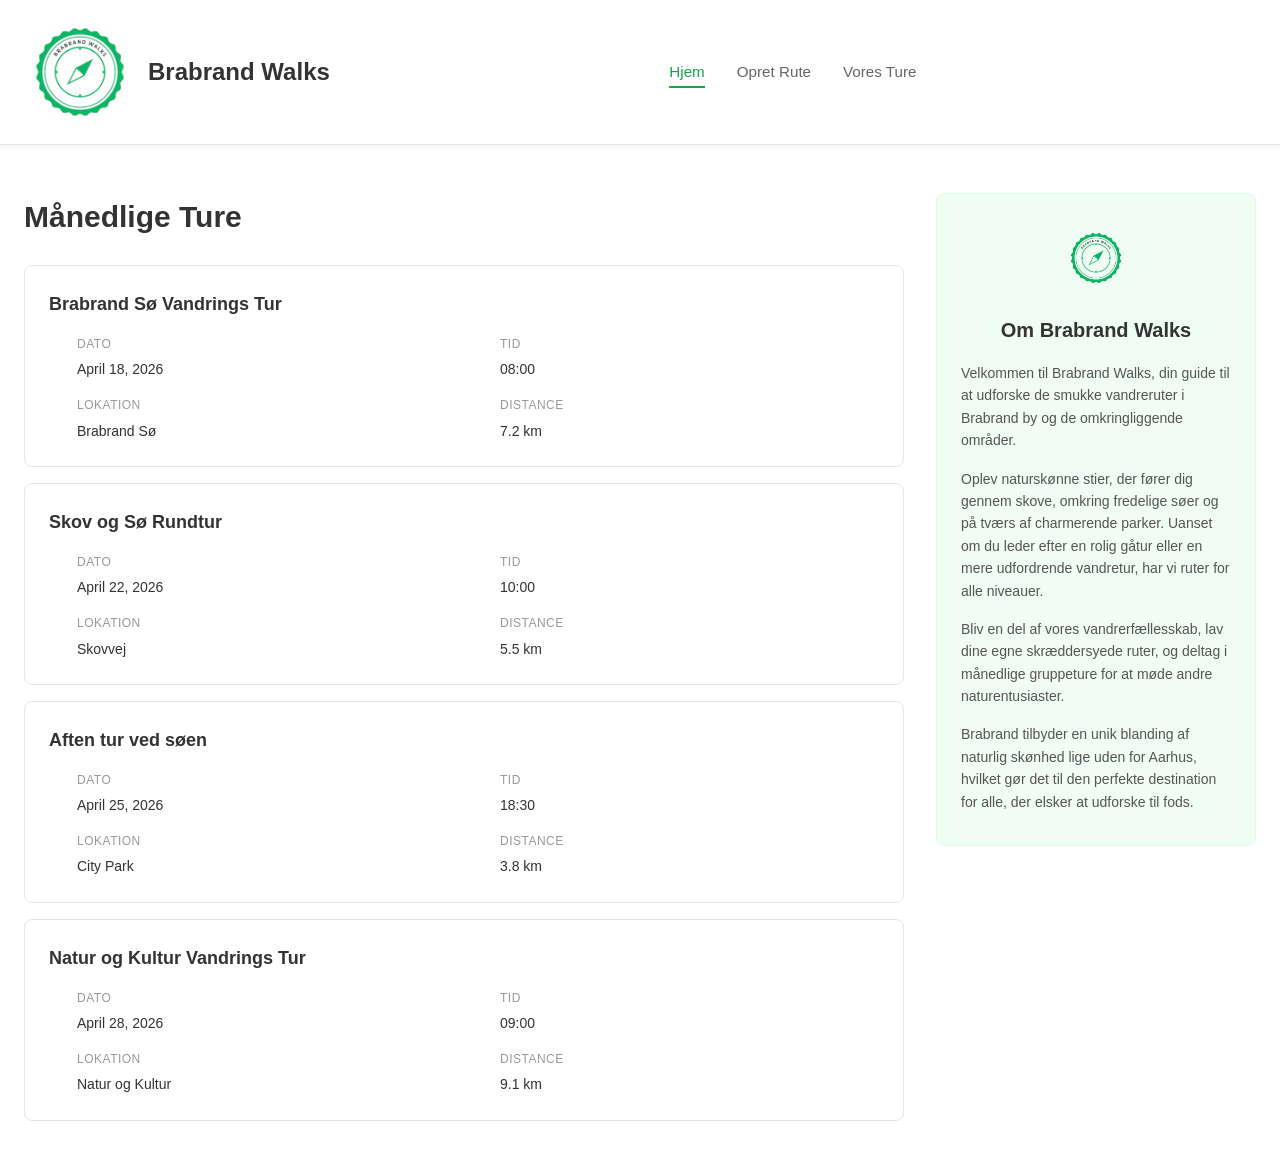
<file: index.html>
<!DOCTYPE html>
<html lang="en">
<head>
    <meta charset="UTF-8">
    <meta name="viewport" content="width=device-width, initial-scale=1.0">
    <title>Brabrand Walks - Home</title>
    <link rel="stylesheet" href="styles.css">
</head>
<body>
    <!-- Header -->
    <header class="header">
        <div class="header-container">
           <a href="index.html" class="logo">
                <img src="logo.png" alt="Brabrand Walks Logo" class="logo-img">
                <h1>Brabrand Walks</h1>
            </a>
            <nav class="navigation">
                <ul class="nav-list">
                    <li><a href="index.html" class="nav-link active">Hjem</a></li>
                    <li><a href="create-route.html" class="nav-link">Opret Rute</a></li>
                    <li><a href="popular-walks.html" class="nav-link">Vores Ture</a></li>
                </ul>
            </nav>
            <button class="mobile-menu-btn" id="mobileMenuBtn">
                <span></span>
                <span></span>
                <span></span>
            </button>
        </div>
    </header>

    <!-- Main Content -->
    <main class="main-content">
        <div class="container">
            <div class="content-wrapper">
                <!-- Monthly Walks Section -->
                <section class="monthly-walks-section">
                    <h2 class="section-title">Månedlige Ture</h2>
                    <div class="walks-list" id="walksList">
                        <!-- Walks will be inserted by JavaScript -->
                    </div>
                </section>
            </div>

            <!-- About Section -->
            <aside class="about-section">
                <div class="about-card">
                    <div class="about-icon">
                        <img src="logo.png" alt="Brabrand Walks Logo" class="about-logo-img">
                    </div>
                    <h3>Om Brabrand Walks</h3>
                    <p>Velkommen til Brabrand Walks, din guide til at udforske de smukke vandreruter i Brabrand by og de omkringliggende områder.</p>
                    <p>Oplev naturskønne stier, der fører dig gennem skove, omkring fredelige søer og på tværs af charmerende parker. Uanset om du leder efter en rolig gåtur eller en mere udfordrende vandretur, har vi ruter for alle niveauer.</p>
                    <p>Bliv en del af vores vandrerfællesskab, lav dine egne skræddersyede ruter, og deltag i månedlige gruppeture for at møde andre naturentusiaster.</p>
                    <p>Brabrand tilbyder en unik blanding af naturlig skønhed lige uden for Aarhus, hvilket gør det til den perfekte destination for alle, der elsker at udforske til fods.</p>
                </div>
            </aside>
        </div>
    </main>
    <script src="script.js"></script>
</body>
</html>
</file>
<file: styles.css>
* {
    margin: 0;
    padding: 0;
    box-sizing: border-box;
}

html {
    scroll-behavior: smooth;
    font-size: 16px;
}

body {
    font-family: -apple-system, BlinkMacSystemFont, 'Segoe UI', 'Roboto', 'Oxygen', 'Ubuntu', 'Cantarell', sans-serif;
    line-height: 1.6;
    color: #333;
    background-color: #ffffff;
    min-height: 100vh;
    display: flex;
    flex-direction: column;
}

main {
    flex: 1;
}

/* ===========================
   HEADER & NAVIGATION
   =========================== */

.header {
    border-bottom: 1px solid #e5e5e5;
    position: sticky;
    top: 0;
    background-color: #ffffff;
    z-index: 1000;
    box-shadow: 0 2px 4px rgba(0, 0, 0, 0.05);
}

.header-container {
    max-width: 1280px;
    margin: 0 auto;
    padding: 1rem 1.5rem;
    display: flex;
    align-items: center;
    justify-content: space-between;
}

.logo {
    display: flex;
    align-items: center;
    gap: 0.75rem;
    text-decoration: none;
    color: #333;
    font-weight: 600;
    font-size: 1.5rem;
    flex-shrink: 0;
}

.logo-img {
    width: 7rem;
    height: 7rem;
    object-fit: contain;
    flex-shrink: 0;
}

.logo h1 {
    font-size: 1.5rem;
    color: #333;
    margin: 0;
    white-space: nowrap;
    flex-shrink: 0;
}

.navigation {
    flex: 1;
    display: flex;
    justify-content: center;
}

.nav-list {
    list-style: none;
    display: flex;
    gap: 2rem;
}

.nav-link {
    text-decoration: none;
    color: #666;
    font-weight: 500;
    font-size: 0.95rem;
    transition: color 0.3s ease;
    position: relative;
    padding-bottom: 0.5rem;
}

.nav-link:hover,
.nav-link.active {
    color: #16a34a;
}

.nav-link.active::after {
    content: '';
    position: absolute;
    bottom: 0;
    left: 0;
    right: 0;
    height: 2px;
    background-color: #16a34a;
}

.mobile-menu-btn {
    display: none;
    flex-direction: column;
    gap: 0.35rem;
    background: none;
    border: none;
    cursor: pointer;
    padding: 0.5rem;
}

.mobile-menu-btn span {
    width: 1.5rem;
    height: 2px;
    background-color: #333;
    border-radius: 2px;
    transition: all 0.3s ease;
}

.mobile-menu-btn.active span:nth-child(1) {
    transform: rotate(45deg) translateY(10px);
}

.mobile-menu-btn.active span:nth-child(2) {
    opacity: 0;
}

.mobile-menu-btn.active span:nth-child(3) {
    transform: rotate(-45deg) translateY(-10px);
}

/* ===========================
   MAIN CONTENT
   =========================== */

.main-content {
    max-width: 1280px;
    margin: 0 auto;
    width: 100%;
    padding: 3rem 1.5rem;
}

.container {
    display: grid;
    grid-template-columns: 1fr 320px;
    gap: 2rem;
}

.section-title {
    font-size: 1.875rem;
    font-weight: 600;
    margin-bottom: 1.5rem;
    color: #333;
}

/* ===========================
   MONTHLY WALKS SECTION
   =========================== */

.monthly-walks-section {
    grid-column: 1;
}

.walks-list {
    display: flex;
    flex-direction: column;
    gap: 1rem;
}

.walk-card {
    background-color: #ffffff;
    border: 1px solid #e5e5e5;
    border-radius: 0.5rem;
    padding: 1.5rem;
    transition: all 0.3s ease;
    cursor: pointer;
}

.walk-card:hover {
    box-shadow: 0 4px 12px rgba(0, 0, 0, 0.1);
    border-color: #d4d4d4;
    transform: translateY(-2px);
}

.walk-card-header {
    display: flex;
    align-items: flex-start;
    justify-content: space-between;
    margin-bottom: 1rem;
    gap: 1rem;
    flex-wrap: wrap;
}

.walk-card-title {
    font-size: 1.125rem;
    font-weight: 600;
    color: #333;
    margin: 0;
}

.difficulty-badge {
    padding: 0.375rem 0.75rem;
    border-radius: 0.375rem;
    font-size: 0.75rem;
    font-weight: 600;
    white-space: nowrap;
    text-transform: uppercase;
    letter-spacing: 0.5px;
    flex-shrink: 0;
}

.difficulty-easy {
    background-color: #dcfce7;
    color: #166534;
}

.difficulty-moderate {
    background-color: #fef3c7;
    color: #92400e;
}

.difficulty-challenging {
    background-color: #fee2e2;
    color: #991b1b;
}

.walk-card-details {
    display: grid;
    grid-template-columns: 1fr 1fr;
    gap: 1rem;
    font-size: 0.875rem;
    color: #666;
}

.walk-detail {
    display: flex;
    align-items: center;
    gap: 0.5rem;
}

.walk-detail-icon {
    width: 1.25rem;
    height: 1.25rem;
    color: #16a34a;
    flex-shrink: 0;
    stroke-width: 2;
    font-size: 1.25rem;
}

.walk-detail-text {
    display: flex;
    flex-direction: column;
    gap: 0.25rem;
    min-width: 0;
}

.walk-detail-label {
    font-size: 0.75rem;
    color: #999;
    text-transform: uppercase;
    letter-spacing: 0.5px;
}

.walk-detail-value {
    color: #333;
    font-weight: 500;
}

.walk-card-description {
    padding: 1rem 0 0;
    color: #555;
    font-size: 0.9rem;
    line-height: 1.5;
    border-top: 1px solid #e5e5e5;
    margin-top: 1rem;
    padding-top: 1rem;
}

/* ===========================
   ABOUT SECTION
   =========================== */

.about-section {
    grid-column: 2;
    grid-row: 1;
}

.about-card {
    background-color: #f0fdf4;
    border-radius: 0.5rem;
    padding: 2rem 1.5rem;
    position: sticky;
    top: 90px;
    border: 1px solid #dcfce7;
}

.about-icon {
    width: 4rem;
    height: 4rem;
    margin: 0 auto 1.5rem;
    display: flex;
    align-items: center;
    justify-content: center;
    flex-shrink: 0;
}

.about-logo-img {
    width: 100%;
    height: 100%;
    object-fit: contain;
}

.about-icon svg {
    width: 100%;
    height: 100%;
}

.about-card h3 {
    font-size: 1.25rem;
    font-weight: 600;
    margin-bottom: 1rem;
    text-align: center;
    color: #333;
}

.about-card p {
    font-size: 0.875rem;
    line-height: 1.6;
    color: #555;
    margin-bottom: 1rem;
}

.about-card p:last-child {
    margin-bottom: 0;
}

/* ===========================
   FOOTER
   =========================== */

.footer {
    background-color: #f9fafb;
    border-top: 1px solid #e5e5e5;
    padding: 2rem 1.5rem;
    margin-top: 4rem;
}

.footer-content {
    max-width: 1280px;
    margin: 0 auto;
    text-align: center;
    color: #666;
}

.footer-content p {
    margin: 0;
}

.copyright {
    font-size: 0.875rem;
    margin-top: 0.5rem;
    color: #999;
}

/* ===========================
   RESPONSIVE DESIGN
   =========================== */

@media (max-width: 1024px) {
    .container {
        grid-template-columns: 1fr;
    }

    .about-section {
        grid-column: 1;
    }

    .about-card {
        position: relative;
        top: auto;
        margin-top: 2rem;
    }

    .walk-card-details {
        grid-template-columns: 1fr;
    }
}

@media (max-width: 768px) {
    .header-container {
        padding: 1rem;
    }

    .navigation {
        display: none;
        position: absolute;
        top: 100%;
        left: 0;
        right: 0;
        background-color: #ffffff;
        flex-direction: column;
        border-bottom: 1px solid #e5e5e5;
        padding: 1rem;
        z-index: 999;
    }

    .navigation.active {
        display: flex;
    }

    .nav-list {
        flex-direction: column;
        gap: 1rem;
    }

    .nav-link.active::after {
        display: none;
    }

    .mobile-menu-btn {
        display: flex;
    }

    .main-content {
        padding: 2rem 1rem;
    }

    .section-title {
        font-size: 1.5rem;
    }

    .logo h1 {
        font-size: 1.25rem;
    }

    .logo-img {
        width: 2.5rem;
        height: 2.5rem;
    }

    .walk-card-details {
        gap: 1rem;
    }

    .about-card {
        padding: 1.5rem;
    }
}

@media (max-width: 480px) {
    .header-container {
        padding: 0.75rem;
    }

    .logo {
        gap: 0.5rem;
    }

    .logo h1 {
        font-size: 1.125rem;
    }

    .logo-img {
        width: 2rem;
        height: 2rem;
    }

    .main-content {
        padding: 1.5rem 1rem;
    }

    .section-title {
        font-size: 1.25rem;
    }

    .walk-card {
        padding: 1rem;
    }

    .walk-card-header {
        flex-direction: column;
        gap: 0.5rem;
    }

    .walk-card-details {
        grid-template-columns: 1fr;
        gap: 0.75rem;
    }

    .about-card {
        padding: 1.25rem 1rem;
    }

    .about-icon {
        width: 3rem;
        height: 3rem;
    }

    .about-card h3 {
        font-size: 1.125rem;
    }

    .about-card p {
        font-size: 0.8rem;
    }
}
</file>
